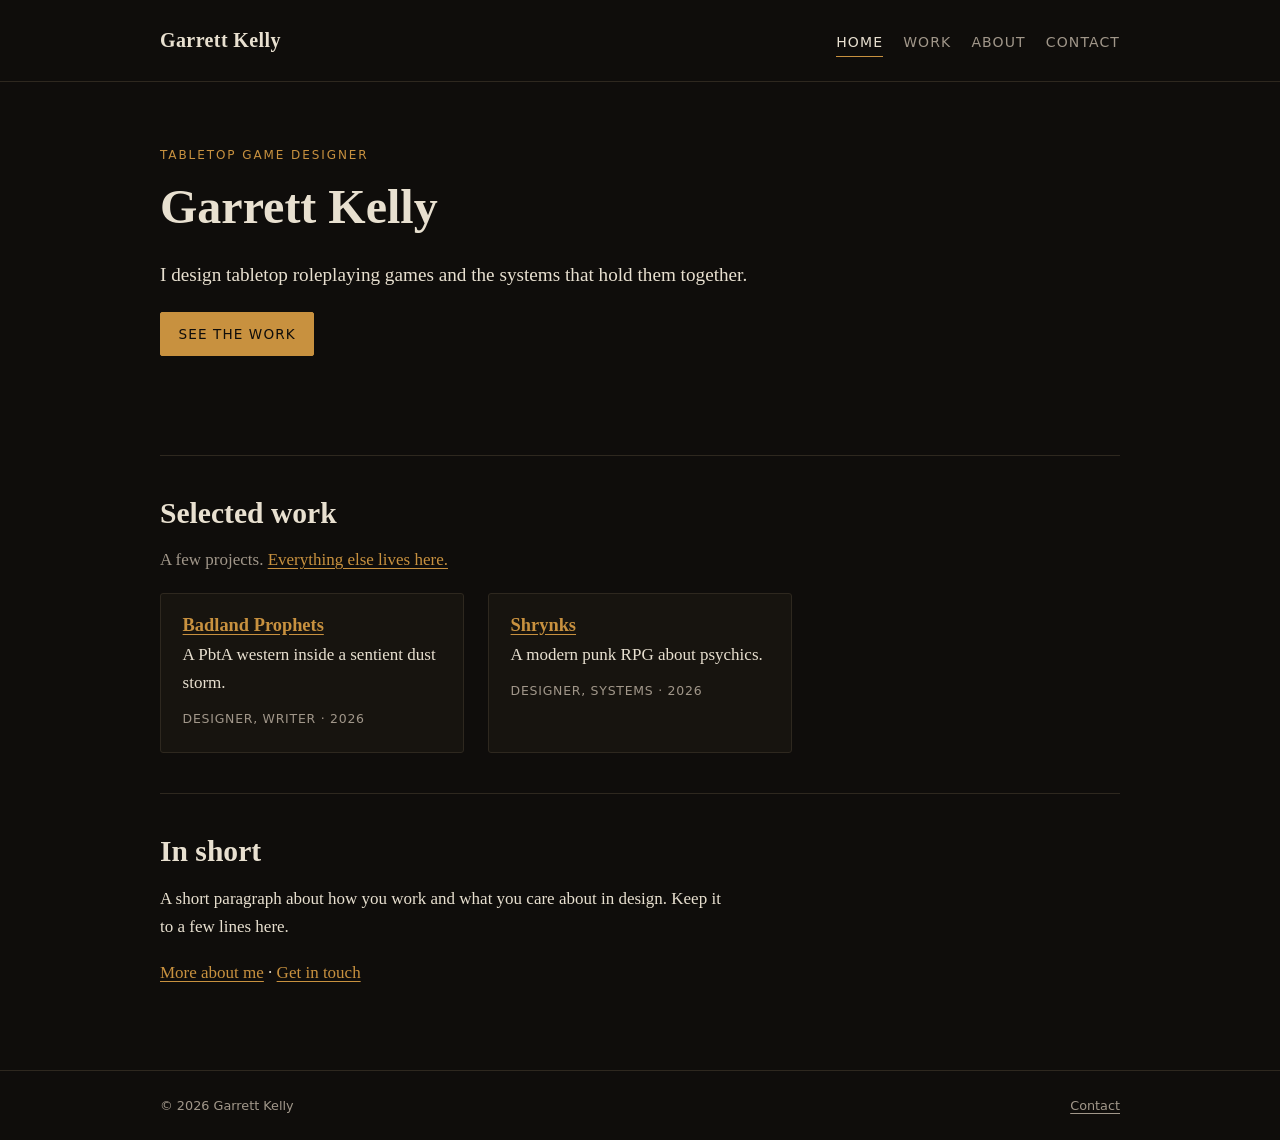
<file: index.html>
<!DOCTYPE html>
<html lang="en">
<head>
<meta charset="utf-8">
<meta name="viewport" content="width=device-width, initial-scale=1">
<title>Garrett Kelly — Tabletop Game Designer</title>
<!-- EDIT: one sentence, shows up in search results and link previews -->
<meta name="description" content="Portfolio of Garrett Kelly, tabletop game designer.">
<link rel="stylesheet" href="style.css">
</head>
<body>

<a class="skip-link" href="#main">Skip to content</a>

<header class="site-header">
  <div class="wrap">
    <a class="brand" href="index.html">Garrett Kelly</a>
    <nav class="site-nav" aria-label="Main">
      <a href="index.html" aria-current="page">Home</a>
      <a href="work.html">Work</a>
      <a href="about.html">About</a>
      <a href="contact.html">Contact</a>
    </nav>
  </div>
</header>

<main id="main">
  <div class="wrap">

    <section class="hero">
      <p class="eyebrow">Tabletop Game Designer</p>
      <h1>Garrett Kelly</h1>
      <!-- EDIT: your one-line pitch. What do you make, and what makes it yours? -->
      <p class="lede">I design tabletop roleplaying games and the systems that hold them together.</p>
      <p><a class="button" href="work.html">See the work</a></p>
    </section>

    <section class="section" aria-labelledby="selected">
      <h2 id="selected">Selected work</h2>
      <p class="muted">A few projects. <a href="work.html">Everything else lives here.</a></p>

      <!-- EDIT: duplicate an <li class="project"> block to add a project. -->
      <ul class="project-list">
        <li class="project">
          <h3><a href="badland-prophets.html">Badland Prophets</a></h3>
          <p>A PbtA western inside a sentient dust storm.</p>
          <p class="meta">Designer, writer &middot; 2026</p>
        </li>
        <li class="project">
          <h3><a href="shrynks.html">Shrynks</a></h3>
          <p>A modern punk RPG about psychics.</p>
          <p class="meta">Designer, systems &middot; 2026</p>
        </li>
      </ul>
    </section>

    <section class="section" aria-labelledby="short-about">
      <h2 id="short-about">In short</h2>
      <!-- EDIT: two or three sentences in your own voice. The long version goes on about.html. -->
      <p>A short paragraph about how you work and what you care about in design. Keep it to a few lines here.</p>
      <p><a href="about.html">More about me</a> &middot; <a href="contact.html">Get in touch</a></p>
    </section>

  </div>
</main>

<footer class="site-footer">
  <div class="wrap">
    <span>&copy; 2026 Garrett Kelly</span>
    <!-- EDIT: replace with your real email / links, or delete -->
    <span><a href="contact.html">Contact</a></span>
  </div>
</footer>

</body>
</html>
</file>
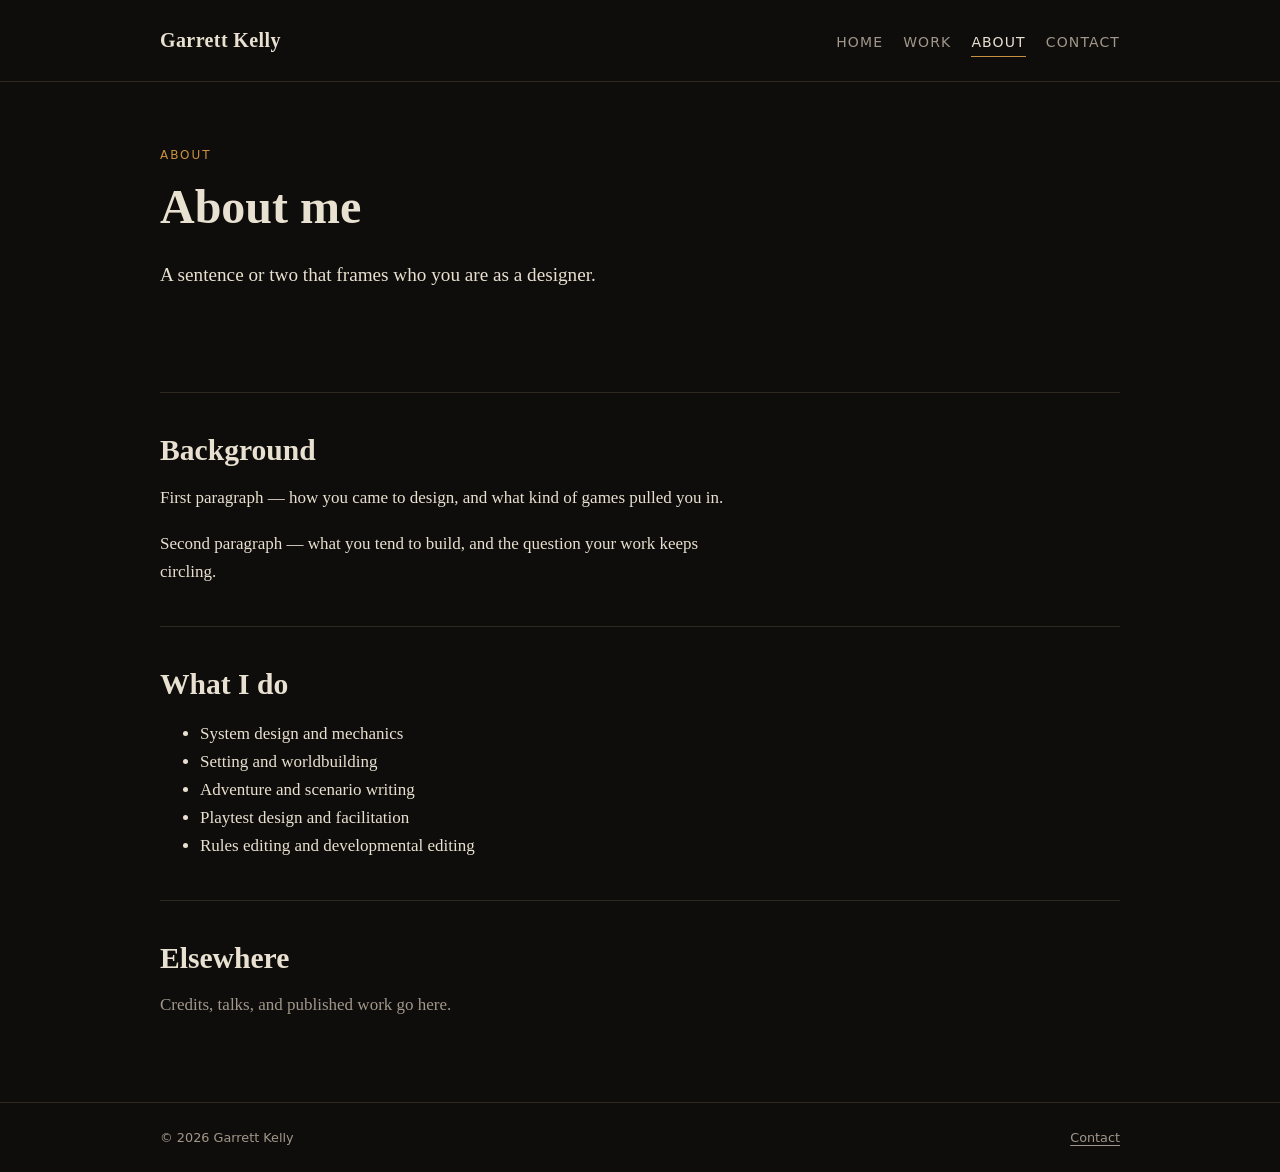
<file: about.html>
<!DOCTYPE html>
<html lang="en">
<head>
<meta charset="utf-8">
<meta name="viewport" content="width=device-width, initial-scale=1">
<title>About — Garrett Kelly</title>
<meta name="description" content="About Garrett Kelly, tabletop game designer.">
<link rel="stylesheet" href="style.css">
</head>
<body>

<a class="skip-link" href="#main">Skip to content</a>

<header class="site-header">
  <div class="wrap">
    <a class="brand" href="index.html">Garrett Kelly</a>
    <nav class="site-nav" aria-label="Main">
      <a href="index.html">Home</a>
      <a href="work.html">Work</a>
      <a href="about.html" aria-current="page">About</a>
      <a href="contact.html">Contact</a>
    </nav>
  </div>
</header>

<main id="main">
  <div class="wrap">

    <section class="hero">
      <p class="eyebrow">About</p>
      <h1>About me</h1>
      <!-- EDIT: the version you'd say out loud at a convention table -->
      <p class="lede">A sentence or two that frames who you are as a designer.</p>
    </section>

    <section class="section" aria-labelledby="bio">
      <h2 id="bio">Background</h2>
      <!-- EDIT: two or three paragraphs. How you got here, what you keep coming back to. -->
      <p>First paragraph — how you came to design, and what kind of games pulled you in.</p>
      <p>Second paragraph — what you tend to build, and the question your work keeps circling.</p>
    </section>

    <section class="section" aria-labelledby="what-i-do">
      <h2 id="what-i-do">What I do</h2>
      <!-- EDIT: trim or extend. These are the things people might hire you for. -->
      <ul>
        <li>System design and mechanics</li>
        <li>Setting and worldbuilding</li>
        <li>Adventure and scenario writing</li>
        <li>Playtest design and facilitation</li>
        <li>Rules editing and developmental editing</li>
      </ul>
    </section>

    <section class="section" aria-labelledby="elsewhere">
      <h2 id="elsewhere">Elsewhere</h2>
      <!-- EDIT: credits, talks, published work, or delete this whole section -->
      <p class="muted">Credits, talks, and published work go here.</p>
    </section>

  </div>
</main>

<footer class="site-footer">
  <div class="wrap">
    <span>&copy; 2026 Garrett Kelly</span>
    <span><a href="contact.html">Contact</a></span>
  </div>
</footer>

</body>
</html>
</file>
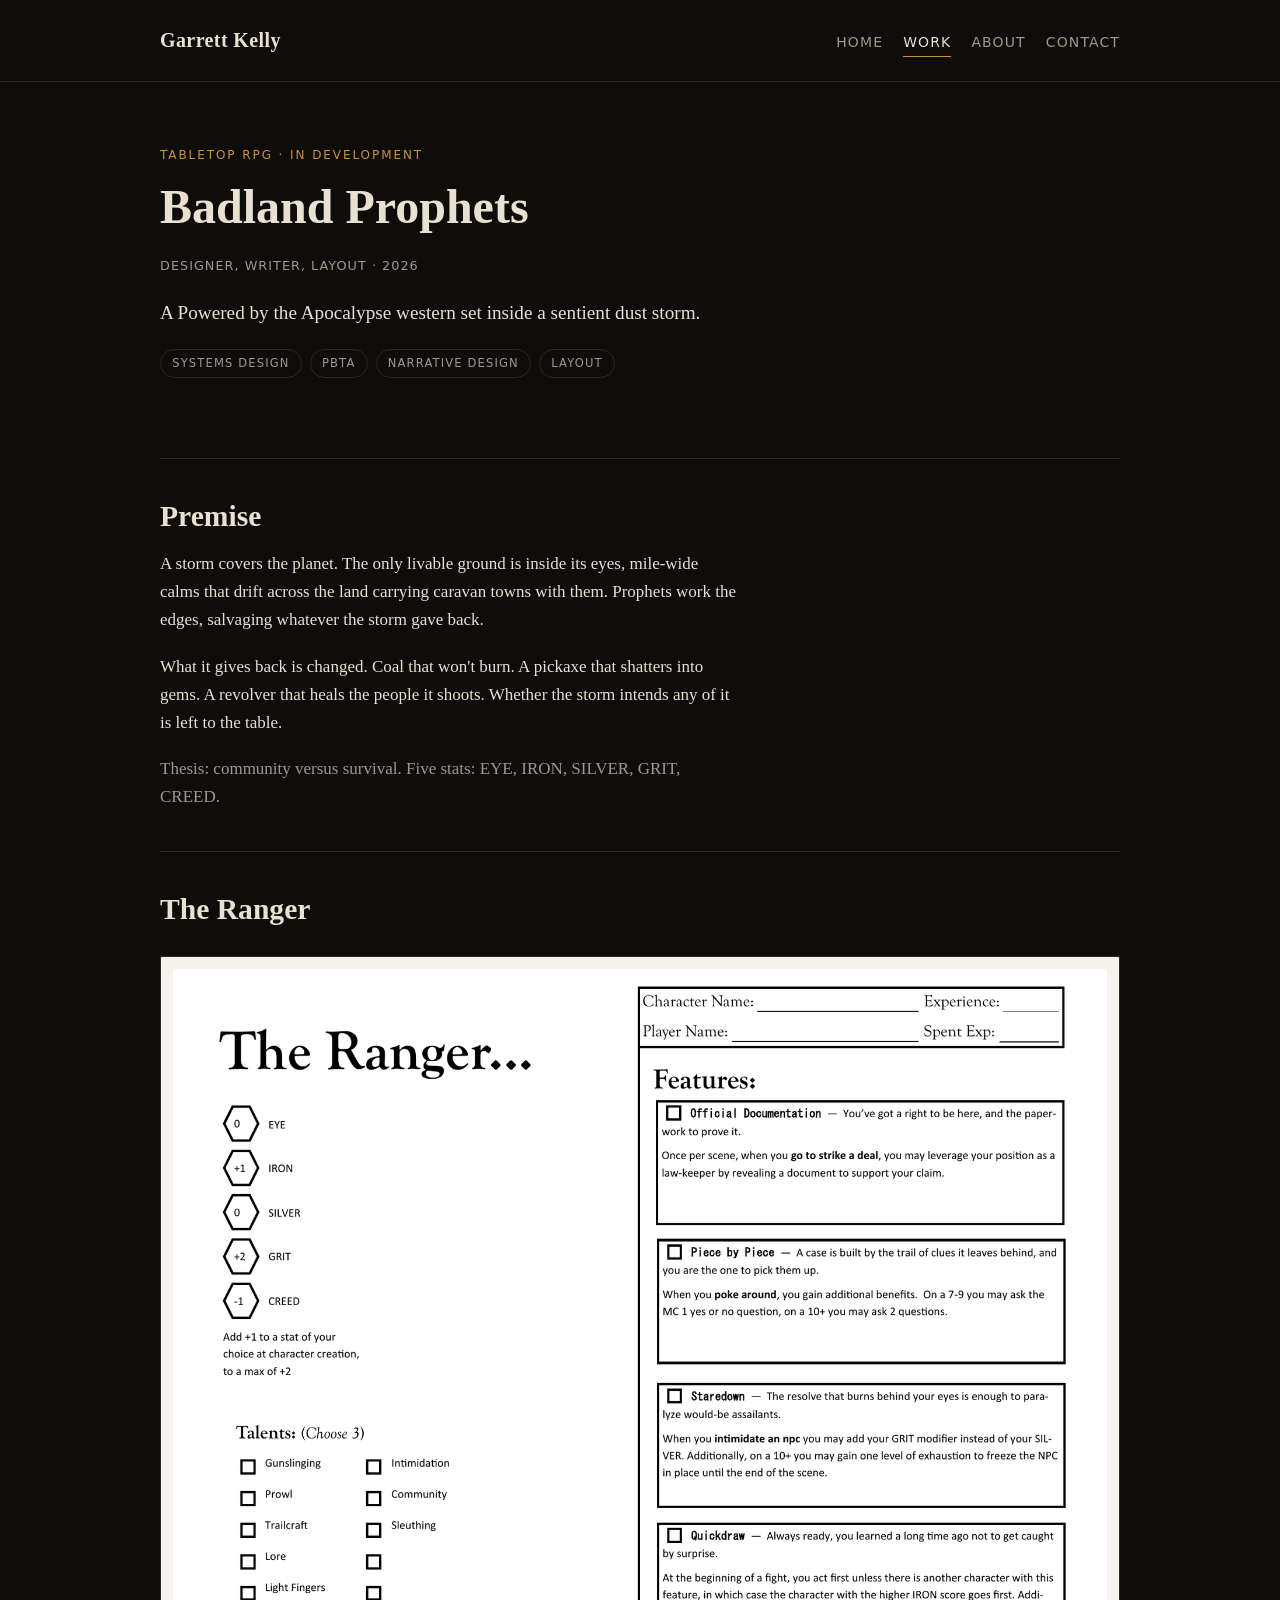
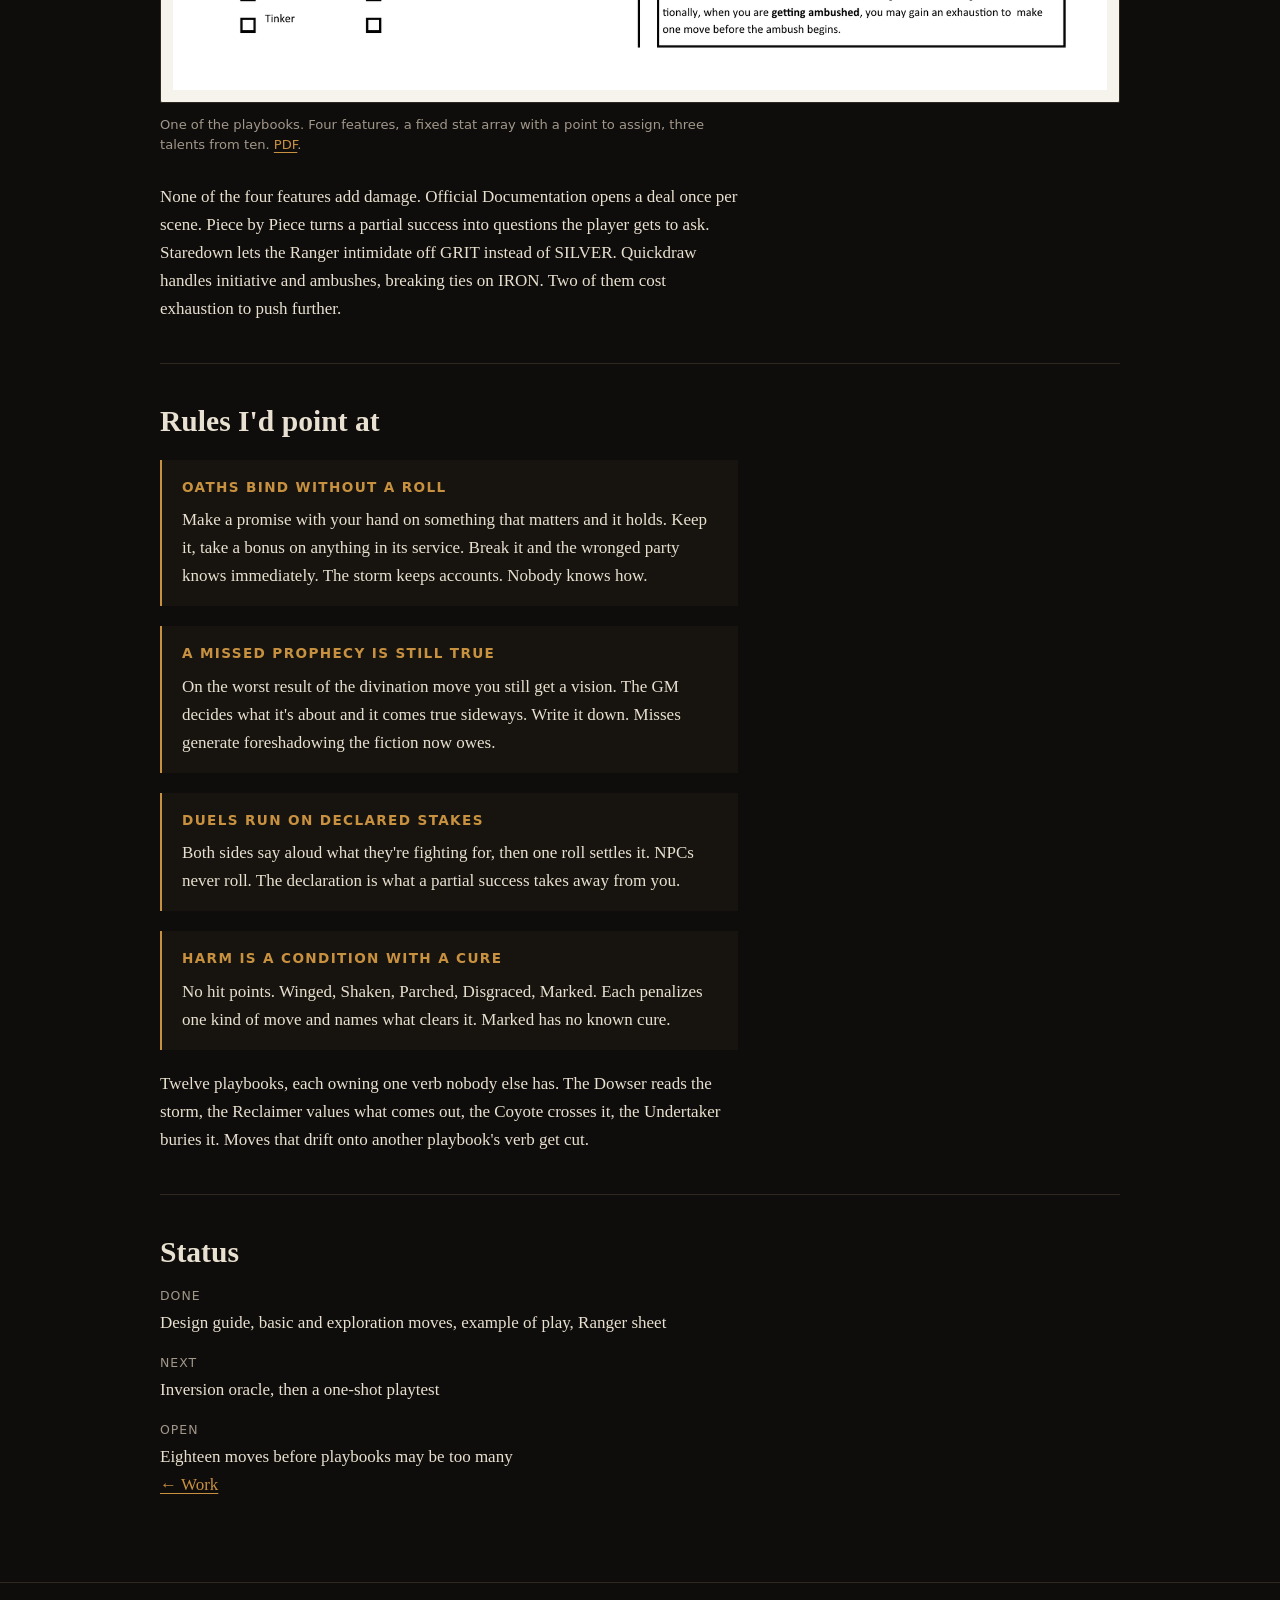
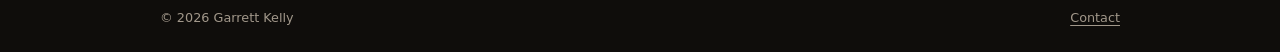
<file: badland-prophets.html>
<!DOCTYPE html>
<html lang="en">
<head>
<meta charset="utf-8">
<meta name="viewport" content="width=device-width, initial-scale=1">
<title>Badland Prophets — Garrett Kelly</title>
<meta name="description" content="Badland Prophets: a Powered by the Apocalypse western about salvage crews working the edge of a sentient dust storm.">
<link rel="stylesheet" href="style.css">
</head>
<body>

<a class="skip-link" href="#main">Skip to content</a>

<header class="site-header">
  <div class="wrap">
    <a class="brand" href="index.html">Garrett Kelly</a>
    <nav class="site-nav" aria-label="Main">
      <a href="index.html">Home</a>
      <a href="work.html" aria-current="page">Work</a>
      <a href="about.html">About</a>
      <a href="contact.html">Contact</a>
    </nav>
  </div>
</header>

<main id="main">
  <div class="wrap">

    <section class="hero">
      <p class="eyebrow">Tabletop RPG &middot; In development</p>
      <h1>Badland Prophets</h1>
      <p class="subhead">Designer, writer, layout &middot; 2026</p>
      <p class="lede">A Powered by the Apocalypse western set inside a sentient dust storm.</p>
      <ul class="tags">
        <li>Systems design</li>
        <li>PbtA</li>
        <li>Narrative design</li>
        <li>Layout</li>
      </ul>
    </section>

    <section class="section" aria-labelledby="premise">
      <h2 id="premise">Premise</h2>
      <p>A storm covers the planet. The only livable ground is inside its eyes, mile-wide calms that
        drift across the land carrying caravan towns with them. Prophets work the edges, salvaging
        whatever the storm gave back.</p>
      <p>What it gives back is changed. Coal that won't burn. A pickaxe that shatters into gems. A
        revolver that heals the people it shoots. Whether the storm intends any of it is left to the
        table.</p>
      <p class="muted">Thesis: community versus survival. Five stats: EYE, IRON, SILVER, GRIT, CREED.</p>
    </section>

    <section class="section" aria-labelledby="sheet">
      <h2 id="sheet">The Ranger</h2>

      <figure>
        <div class="paper">
          <img src="assets/badland-prophets-ranger.png" width="1600" height="1236"
               alt="The Ranger playbook sheet: stats EYE 0, IRON +1, SILVER 0, GRIT +2, CREED -1; ten talents with three to choose; and four features named Official Documentation, Piece by Piece, Staredown, and Quickdraw.">
        </div>
        <figcaption>
          One of the playbooks. Four features, a fixed stat array with a point to assign, three
          talents from ten. <a href="assets/badland-prophets-ranger.pdf">PDF</a>.
        </figcaption>
      </figure>

      <p>None of the four features add damage. Official Documentation opens a deal once per scene.
        Piece by Piece turns a partial success into questions the player gets to ask. Staredown lets
        the Ranger intimidate off GRIT instead of SILVER. Quickdraw handles initiative and ambushes,
        breaking ties on IRON. Two of them cost exhaustion to push further.</p>
    </section>

    <section class="section" aria-labelledby="design">
      <h2 id="design">Rules I'd point at</h2>
      <!-- EDIT: these come from the earlier basic-moves draft; names don't all match the current
           sheet yet. -->

      <div class="rule">
        <h4>Oaths bind without a roll</h4>
        <p>Make a promise with your hand on something that matters and it holds. Keep it, take a
          bonus on anything in its service. Break it and the wronged party knows immediately. The
          storm keeps accounts. Nobody knows how.</p>
      </div>

      <div class="rule">
        <h4>A missed prophecy is still true</h4>
        <p>On the worst result of the divination move you still get a vision. The GM decides what
          it's about and it comes true sideways. Write it down. Misses generate foreshadowing the
          fiction now owes.</p>
      </div>

      <div class="rule">
        <h4>Duels run on declared stakes</h4>
        <p>Both sides say aloud what they're fighting for, then one roll settles it. NPCs never
          roll. The declaration is what a partial success takes away from you.</p>
      </div>

      <div class="rule">
        <h4>Harm is a condition with a cure</h4>
        <p>No hit points. Winged, Shaken, Parched, Disgraced, Marked. Each penalizes one kind of
          move and names what clears it. Marked has no known cure.</p>
      </div>

      <p>Twelve playbooks, each owning one verb nobody else has. The Dowser reads the storm, the
        Reclaimer values what comes out, the Coyote crosses it, the Undertaker buries it. Moves that
        drift onto another playbook's verb get cut.</p>
    </section>

    <section class="section" aria-labelledby="status">
      <h2 id="status">Status</h2>
      <dl class="facts">
        <dt>Done</dt>
        <dd>Design guide, basic and exploration moves, example of play, Ranger sheet</dd>
        <dt>Next</dt>
        <dd>Inversion oracle, then a one-shot playtest</dd>
        <dt>Open</dt>
        <dd>Eighteen moves before playbooks may be too many</dd>
      </dl>
      <p><a href="work.html">&larr; Work</a></p>
    </section>

  </div>
</main>

<footer class="site-footer">
  <div class="wrap">
    <span>&copy; 2026 Garrett Kelly</span>
    <span><a href="contact.html">Contact</a></span>
  </div>
</footer>

</body>
</html>
</file>
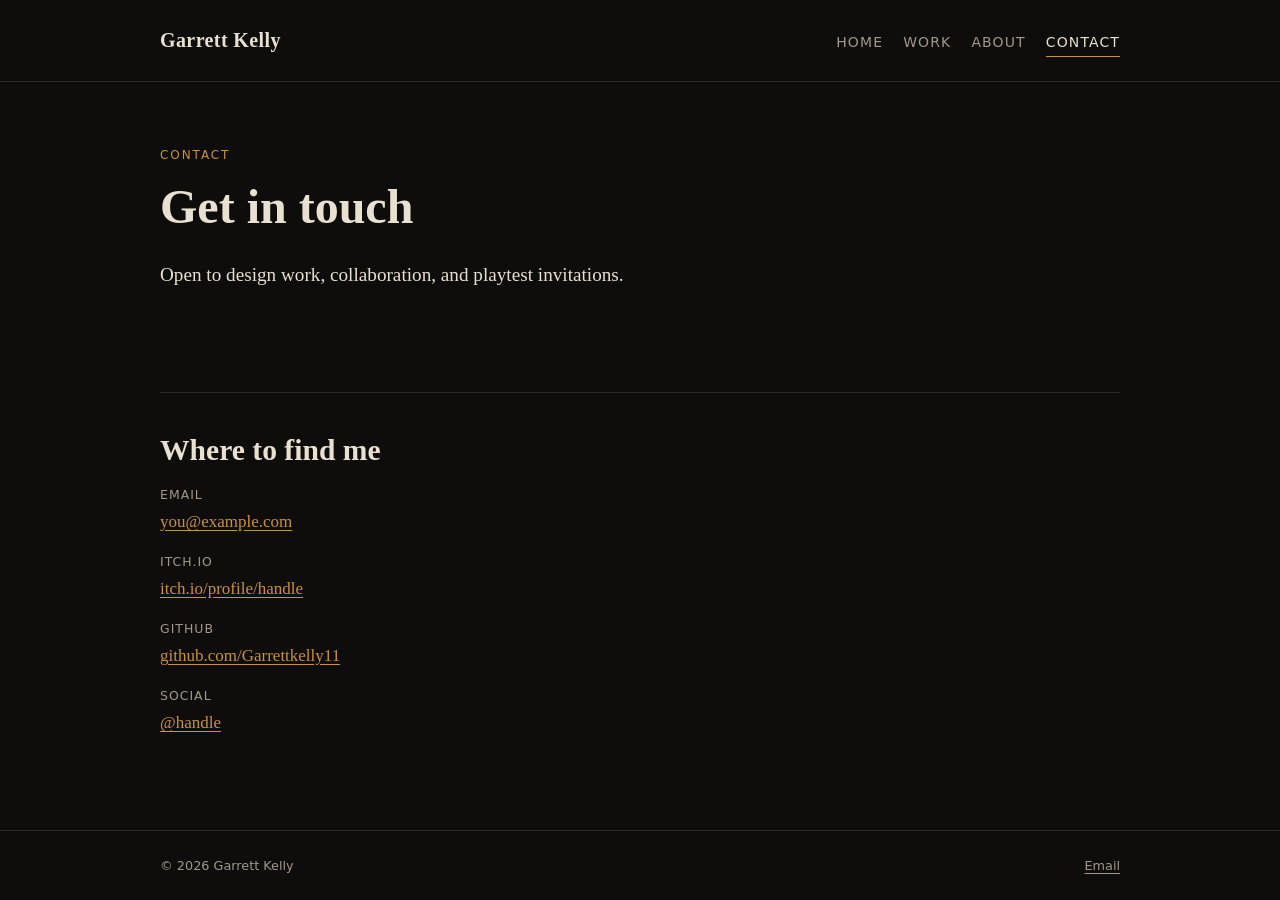
<file: contact.html>
<!DOCTYPE html>
<html lang="en">
<head>
<meta charset="utf-8">
<meta name="viewport" content="width=device-width, initial-scale=1">
<title>Contact — Garrett Kelly</title>
<meta name="description" content="Get in touch with Garrett Kelly, tabletop game designer.">
<link rel="stylesheet" href="style.css">
</head>
<body>

<a class="skip-link" href="#main">Skip to content</a>

<header class="site-header">
  <div class="wrap">
    <a class="brand" href="index.html">Garrett Kelly</a>
    <nav class="site-nav" aria-label="Main">
      <a href="index.html">Home</a>
      <a href="work.html">Work</a>
      <a href="about.html">About</a>
      <a href="contact.html" aria-current="page">Contact</a>
    </nav>
  </div>
</header>

<main id="main">
  <div class="wrap">

    <section class="hero">
      <p class="eyebrow">Contact</p>
      <h1>Get in touch</h1>
      <!-- EDIT: say what you're open to — commissions, collaboration, playtesters -->
      <p class="lede">Open to design work, collaboration, and playtest invitations.</p>
    </section>

    <section class="section" aria-labelledby="reach-me">
      <h2 id="reach-me">Where to find me</h2>
      <!-- EDIT: replace the placeholders below with real addresses and handles.
           Delete any row you don't want public. -->
      <dl class="facts">
        <dt>Email</dt>
        <dd><a href="mailto:you@example.com">you@example.com</a></dd>
        <dt>Itch.io</dt>
        <dd><a href="#">itch.io/profile/handle</a></dd>
        <dt>GitHub</dt>
        <dd><a href="https://github.com/Garrettkelly11">github.com/Garrettkelly11</a></dd>
        <dt>Social</dt>
        <dd><a href="#">@handle</a></dd>
      </dl>
    </section>

  </div>
</main>

<footer class="site-footer">
  <div class="wrap">
    <span>&copy; 2026 Garrett Kelly</span>
    <span><a href="mailto:you@example.com">Email</a></span>
  </div>
</footer>

</body>
</html>
</file>
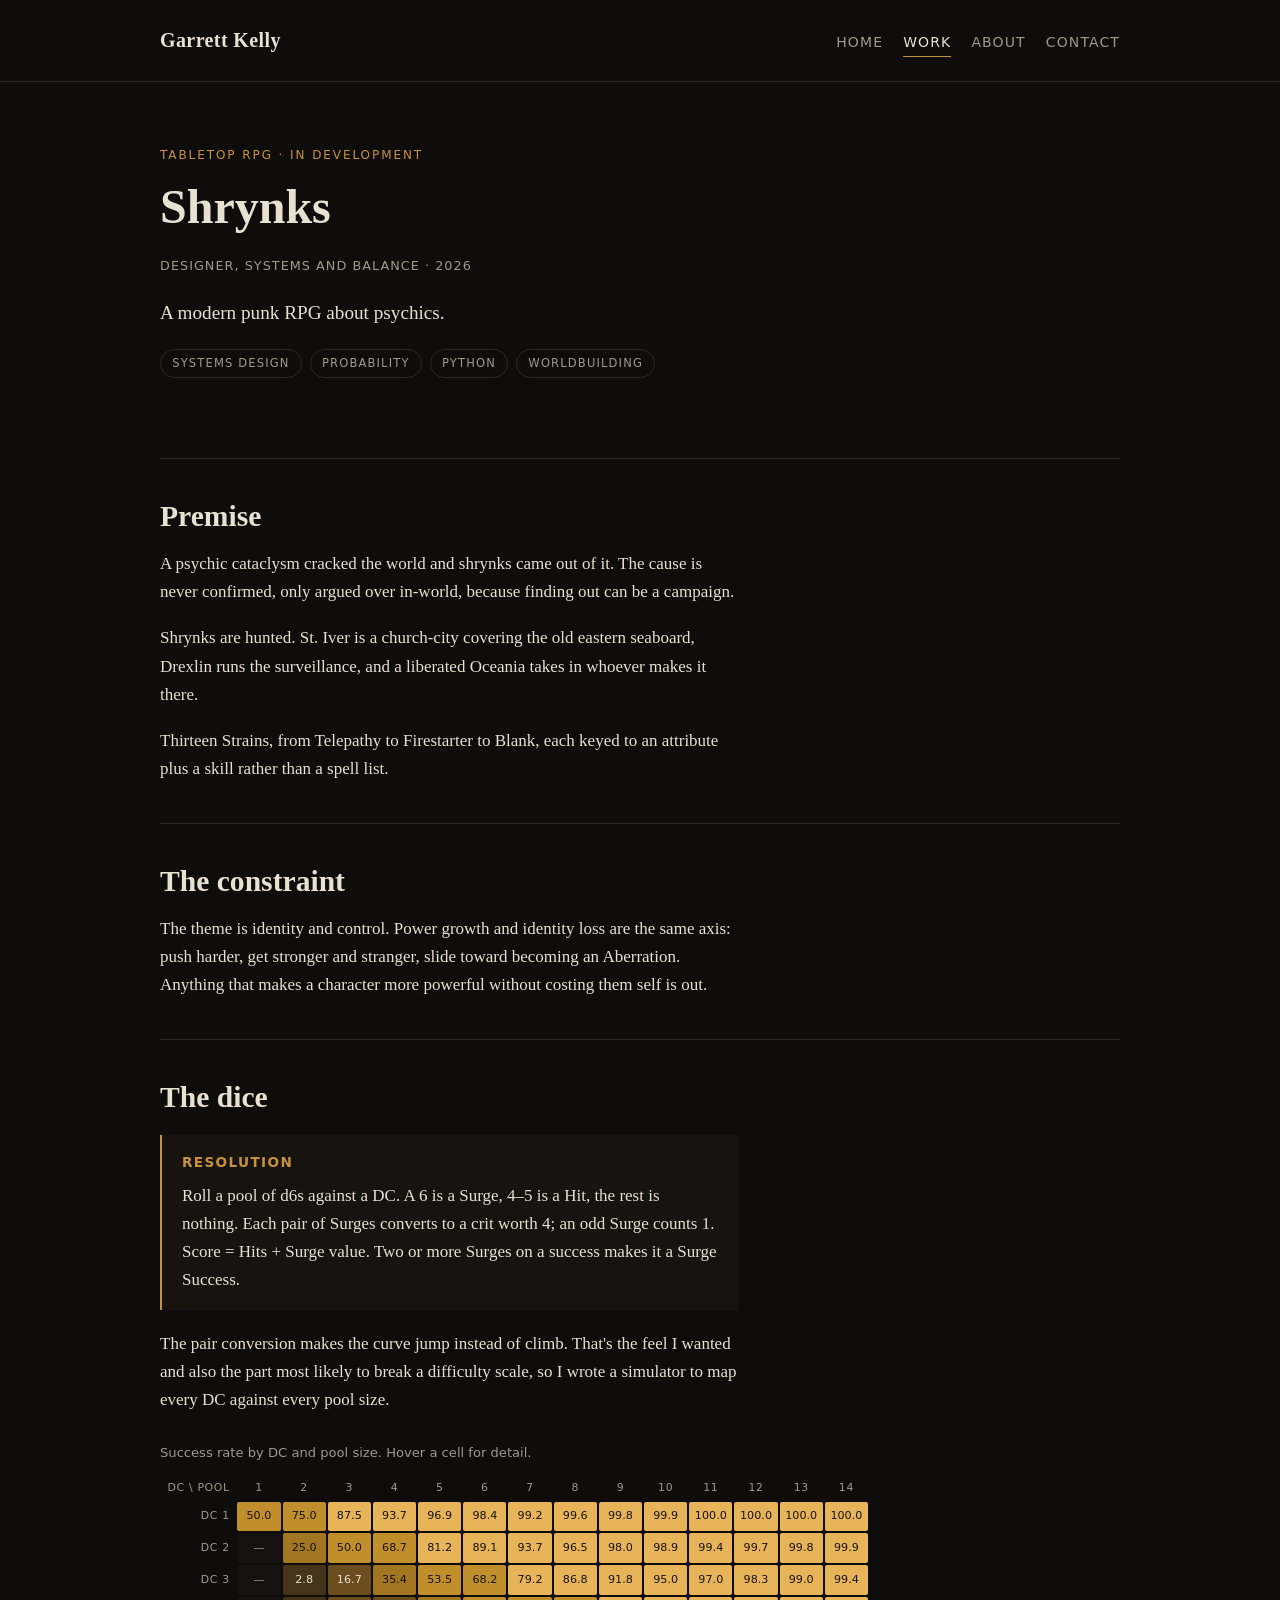
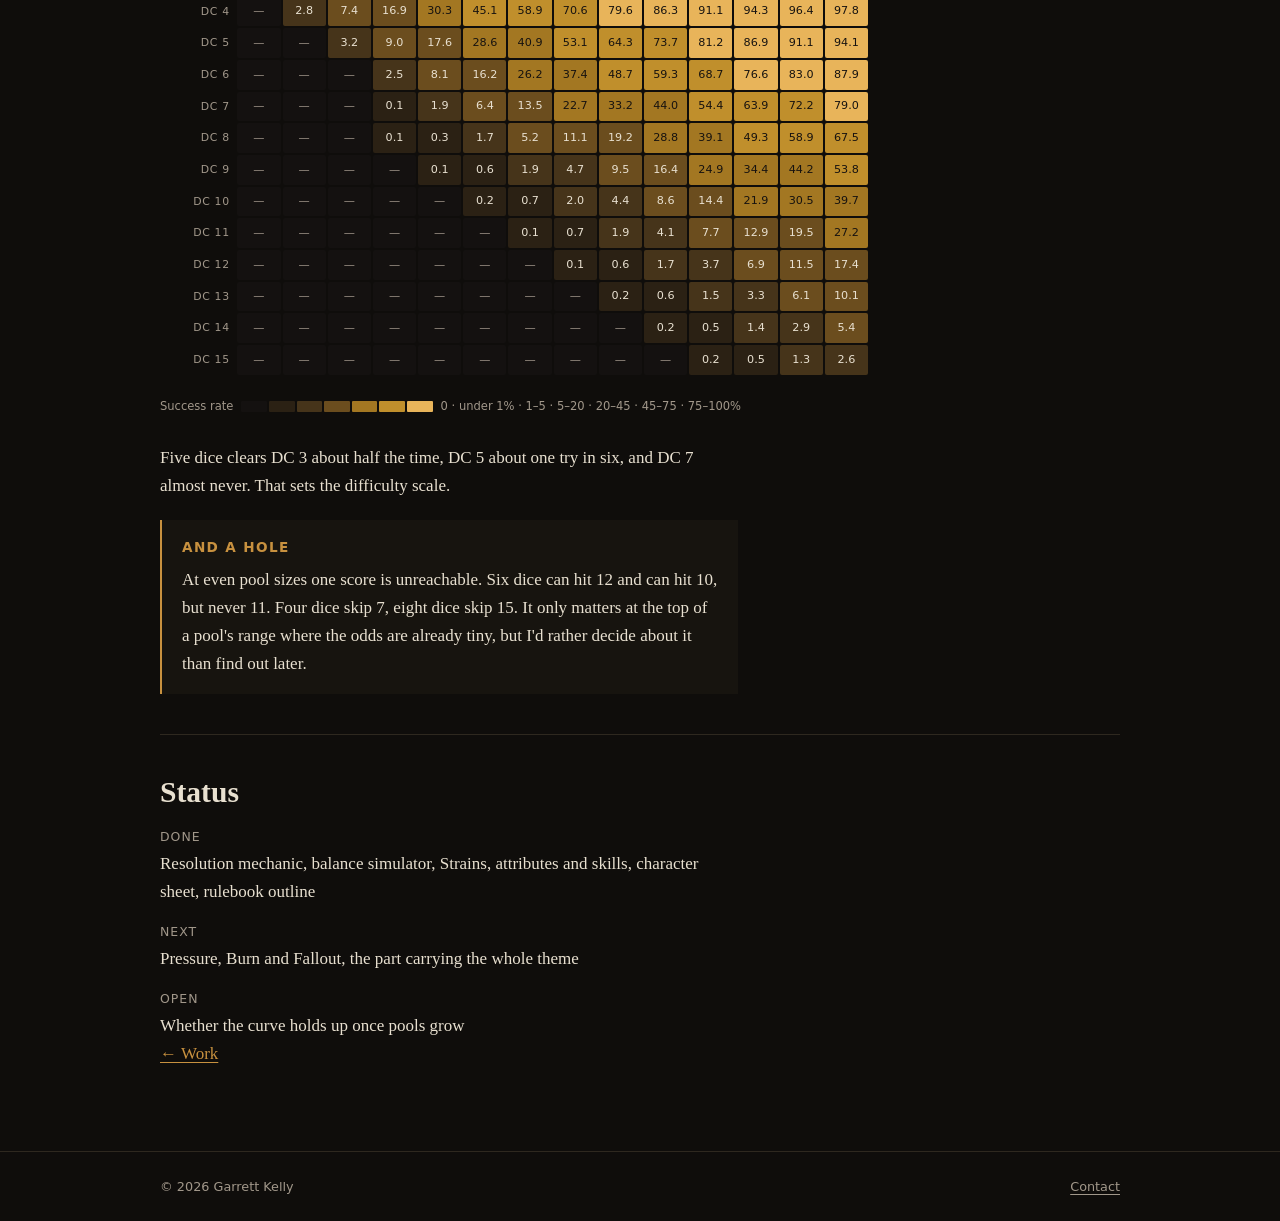
<file: shrynks.html>
<!DOCTYPE html>
<html lang="en">
<head>
<meta charset="utf-8">
<meta name="viewport" content="width=device-width, initial-scale=1">
<title>Shrynks — Garrett Kelly</title>
<meta name="description" content="Shrynks: a modern punk RPG about psychics, built on a d6 pool tested by simulation.">
<link rel="stylesheet" href="style.css">
</head>
<body>

<a class="skip-link" href="#main">Skip to content</a>

<header class="site-header">
  <div class="wrap">
    <a class="brand" href="index.html">Garrett Kelly</a>
    <nav class="site-nav" aria-label="Main">
      <a href="index.html">Home</a>
      <a href="work.html" aria-current="page">Work</a>
      <a href="about.html">About</a>
      <a href="contact.html">Contact</a>
    </nav>
  </div>
</header>

<main id="main">
  <div class="wrap">

    <section class="hero">
      <p class="eyebrow">Tabletop RPG &middot; In development</p>
      <h1>Shrynks</h1>
      <p class="subhead">Designer, systems and balance &middot; 2026</p>
      <p class="lede">A modern punk RPG about psychics.</p>
      <ul class="tags">
        <li>Systems design</li>
        <li>Probability</li>
        <li>Python</li>
        <li>Worldbuilding</li>
      </ul>
    </section>

    <section class="section" aria-labelledby="premise">
      <h2 id="premise">Premise</h2>
      <p>A psychic cataclysm cracked the world and shrynks came out of it. The cause is never
        confirmed, only argued over in-world, because finding out can be a campaign.</p>
      <p>Shrynks are hunted. St. Iver is a church-city covering the old eastern seaboard, Drexlin
        runs the surveillance, and a liberated Oceania takes in whoever makes it there.</p>
      <p>Thirteen Strains, from Telepathy to Firestarter to Blank, each keyed to an attribute plus a
        skill rather than a spell list.</p>
    </section>

    <section class="section" aria-labelledby="theme">
      <h2 id="theme">The constraint</h2>
      <p>The theme is identity and control. Power growth and identity loss are the same axis: push
        harder, get stronger and stranger, slide toward becoming an Aberration. Anything that makes
        a character more powerful without costing them self is out.</p>
    </section>

    <section class="section" aria-labelledby="dice">
      <h2 id="dice">The dice</h2>

      <div class="rule">
        <h4>Resolution</h4>
        <p>Roll a pool of d6s against a DC. A 6 is a Surge, 4&ndash;5 is a Hit, the rest is nothing.
          Each pair of Surges converts to a crit worth 4; an odd Surge counts 1. Score = Hits +
          Surge value. Two or more Surges on a success makes it a Surge Success.</p>
      </div>

      <p>The pair conversion makes the curve jump instead of climb. That's the feel I wanted and
        also the part most likely to break a difficulty scale, so I wrote a simulator to map every
        DC against every pool size.</p>

      <figure>
        <div class="scroll-x">
          <table class="heatmap" id="rates">
            <caption>Success rate by DC and pool size. Hover a cell for detail.</caption>
          </table>
        </div>
        <div class="legend">
          <span>Success rate</span>
          <span class="swatches" aria-hidden="true">
            <span style="background:#141110"></span>
            <span style="background:#2b2114"></span>
            <span style="background:#46341a"></span>
            <span style="background:#6b4d1e"></span>
            <span style="background:#a37722"></span>
            <span style="background:#c08f2c"></span>
            <span style="background:#e8b45a"></span>
          </span>
          <span>0 &middot; under 1% &middot; 1–5 &middot; 5–20 &middot; 20–45 &middot; 45–75 &middot; 75–100%</span>
        </div>
      </figure>

      <p>Five dice clears DC 3 about half the time, DC 5 about one try in six, and DC 7 almost
        never. That sets the difficulty scale.</p>

      <div class="rule">
        <h4>And a hole</h4>
        <p>At even pool sizes one score is unreachable. Six dice can hit 12 and can hit 10, but
          never 11. Four dice skip 7, eight dice skip 15. It only matters at the top of a pool's
          range where the odds are already tiny, but I'd rather decide about it than find out later.</p>
      </div>
    </section>

    <section class="section" aria-labelledby="status">
      <h2 id="status">Status</h2>
      <dl class="facts">
        <dt>Done</dt>
        <dd>Resolution mechanic, balance simulator, Strains, attributes and skills, character sheet,
          rulebook outline</dd>
        <dt>Next</dt>
        <dd>Pressure, Burn and Fallout, the part carrying the whole theme</dd>
        <dt>Open</dt>
        <dd>Whether the curve holds up once pools grow</dd>
      </dl>
      <p><a href="work.html">&larr; Work</a></p>
    </section>

  </div>
</main>

<footer class="site-footer">
  <div class="wrap">
    <span>&copy; 2026 Garrett Kelly</span>
    <span><a href="contact.html">Contact</a></span>
  </div>
</footer>

<script>
// Success rates (%) for the Shrynks pool rule: rows DC 1-15, columns pool 1-14.
const RATES = [[50.0,75.0,87.5,93.7,96.9,98.4,99.2,99.6,99.8,99.9,100.0,100.0,100.0,100.0],[0.0,25.0,50.0,68.7,81.2,89.1,93.7,96.5,98.0,98.9,99.4,99.7,99.8,99.9],[0.0,2.8,16.7,35.4,53.5,68.2,79.2,86.8,91.8,95.0,97.0,98.3,99.0,99.4],[0.0,2.8,7.4,16.9,30.3,45.1,58.9,70.6,79.6,86.3,91.1,94.3,96.4,97.8],[0.0,0.0,3.2,9.0,17.6,28.6,40.9,53.1,64.3,73.7,81.2,86.9,91.1,94.1],[0.0,0.0,0.0,2.5,8.1,16.2,26.2,37.4,48.7,59.3,68.7,76.6,83.0,87.9],[0.0,0.0,0.0,0.1,1.9,6.4,13.5,22.7,33.2,44.0,54.4,63.9,72.2,79.0],[0.0,0.0,0.0,0.1,0.3,1.7,5.2,11.1,19.2,28.8,39.1,49.3,58.9,67.5],[0.0,0.0,0.0,0.0,0.1,0.6,1.9,4.7,9.5,16.4,24.9,34.4,44.2,53.8],[0.0,0.0,0.0,0.0,0.0,0.2,0.7,2.0,4.4,8.6,14.4,21.9,30.5,39.7],[0.0,0.0,0.0,0.0,0.0,0.0,0.1,0.7,1.9,4.1,7.7,12.9,19.5,27.2],[0.0,0.0,0.0,0.0,0.0,0.0,0.0,0.1,0.6,1.7,3.7,6.9,11.5,17.4],[0.0,0.0,0.0,0.0,0.0,0.0,0.0,0.0,0.2,0.6,1.5,3.3,6.1,10.1],[0.0,0.0,0.0,0.0,0.0,0.0,0.0,0.0,0.0,0.2,0.5,1.4,2.9,5.4],[0.0,0.0,0.0,0.0,0.0,0.0,0.0,0.0,0.0,0.0,0.2,0.5,1.3,2.6]];

const STEPS = [
  { max: 0,   bg: '#141110', hot: false },
  { max: 1,   bg: '#2b2114', hot: false },
  { max: 5,   bg: '#46341a', hot: false },
  { max: 20,  bg: '#6b4d1e', hot: false },
  { max: 45,  bg: '#a37722', hot: true  },
  { max: 75,  bg: '#c08f2c', hot: true  },
  { max: 101, bg: '#e8b45a', hot: true  }
];

function step(v) {
  for (const s of STEPS) { if (v <= s.max) return s; }
  return STEPS[STEPS.length - 1];
}

(function buildHeatmap() {
  const table = document.getElementById('rates');
  if (!table) return;

  const head = document.createElement('thead');
  const hrow = document.createElement('tr');
  const corner = document.createElement('th');
  corner.scope = 'col';
  corner.textContent = 'DC \\ pool';
  hrow.appendChild(corner);
  for (let dp = 1; dp <= 14; dp++) {
    const th = document.createElement('th');
    th.scope = 'col';
    th.textContent = dp;
    hrow.appendChild(th);
  }
  head.appendChild(hrow);
  table.appendChild(head);

  const body = document.createElement('tbody');
  RATES.forEach(function (row, i) {
    const tr = document.createElement('tr');
    const th = document.createElement('th');
    th.scope = 'row';
    th.textContent = 'DC ' + (i + 1);
    tr.appendChild(th);
    row.forEach(function (v, j) {
      const dc = i + 1, dp = j + 1;
      // Highest score dp dice can reach: every pair of Surges is worth 4, an odd one 1.
      const ceiling = 4 * Math.floor(dp / 2) + (dp % 2);
      const impossible = dc > ceiling;
      const td = document.createElement('td');
      const s = step(v);
      td.style.background = s.bg;
      if (s.hot) td.className = 'hot';
      if (v === 0) td.style.color = '#a1978a';
      td.textContent = v === 0 ? '—' : v.toFixed(1);
      td.title = impossible
        ? 'Impossible — ' + dp + 'd6 cannot score above ' + ceiling
        : (v === 0 ? 'Under 0.05%' : v.toFixed(1) + '%') +
          ' success — DC ' + dc + ', pool of ' + dp + 'd6';
      tr.appendChild(td);
    });
    body.appendChild(tr);
  });
  table.appendChild(body);
})();
</script>

</body>
</html>
</file>
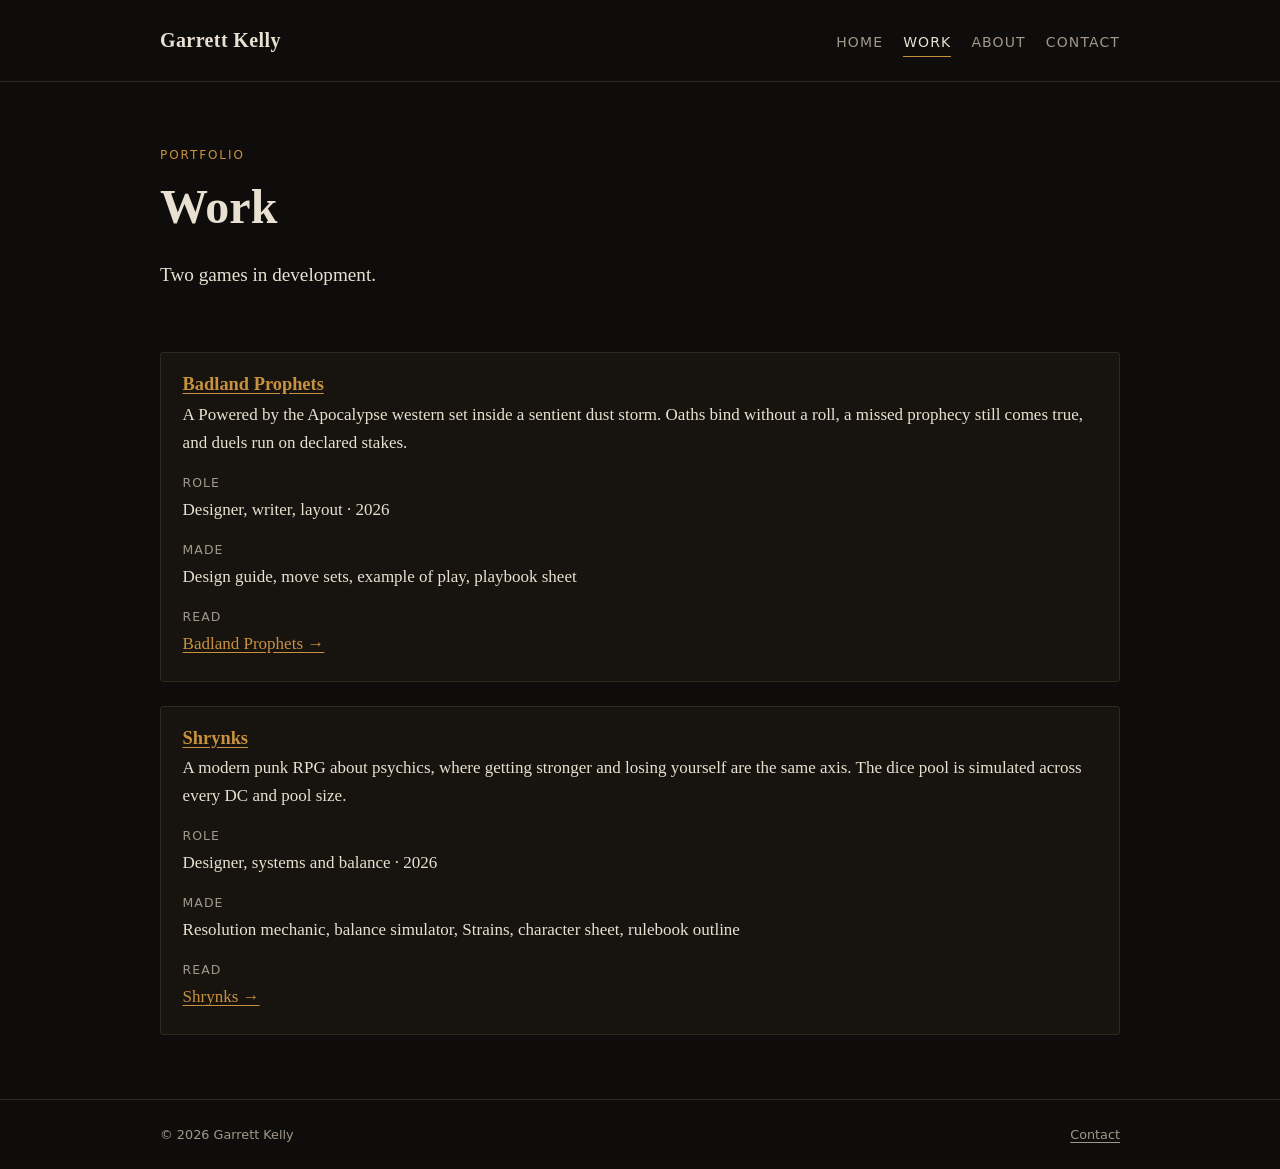
<file: work.html>
<!DOCTYPE html>
<html lang="en">
<head>
<meta charset="utf-8">
<meta name="viewport" content="width=device-width, initial-scale=1">
<title>Work — Garrett Kelly</title>
<meta name="description" content="Tabletop game design work by Garrett Kelly: Badland Prophets and Shrynks.">
<link rel="stylesheet" href="style.css">
</head>
<body>

<a class="skip-link" href="#main">Skip to content</a>

<header class="site-header">
  <div class="wrap">
    <a class="brand" href="index.html">Garrett Kelly</a>
    <nav class="site-nav" aria-label="Main">
      <a href="index.html">Home</a>
      <a href="work.html" aria-current="page">Work</a>
      <a href="about.html">About</a>
      <a href="contact.html">Contact</a>
    </nav>
  </div>
</header>

<main id="main">
  <div class="wrap">

    <section class="hero">
      <p class="eyebrow">Portfolio</p>
      <h1>Work</h1>
      <p class="lede">Two games in development.</p>
    </section>

    <!-- EDIT: copy an <li class="project"> block to add a project. -->
    <ul class="project-list stacked">

      <li class="project">
        <h3><a href="badland-prophets.html">Badland Prophets</a></h3>
        <p>A Powered by the Apocalypse western set inside a sentient dust storm. Oaths bind without
          a roll, a missed prophecy still comes true, and duels run on declared stakes.</p>
        <dl class="facts">
          <dt>Role</dt>
          <dd>Designer, writer, layout &middot; 2026</dd>
          <dt>Made</dt>
          <dd>Design guide, move sets, example of play, playbook sheet</dd>
          <dt>Read</dt>
          <dd><a href="badland-prophets.html">Badland Prophets &rarr;</a></dd>
        </dl>
      </li>

      <li class="project">
        <h3><a href="shrynks.html">Shrynks</a></h3>
        <p>A modern punk RPG about psychics, where getting stronger and losing yourself are the same
          axis. The dice pool is simulated across every DC and pool size.</p>
        <dl class="facts">
          <dt>Role</dt>
          <dd>Designer, systems and balance &middot; 2026</dd>
          <dt>Made</dt>
          <dd>Resolution mechanic, balance simulator, Strains, character sheet, rulebook outline</dd>
          <dt>Read</dt>
          <dd><a href="shrynks.html">Shrynks &rarr;</a></dd>
        </dl>
      </li>

    </ul>

  </div>
</main>

<footer class="site-footer">
  <div class="wrap">
    <span>&copy; 2026 Garrett Kelly</span>
    <span><a href="contact.html">Contact</a></span>
  </div>
</footer>

</body>
</html>
</file>
<file: style.css>
/* ==========================================================================
   Garrett Kelly — portfolio stylesheet
   Single file, no build step. Edit the tokens below to restyle the site.
   ========================================================================== */

:root {
  /* Color tokens — change these four and the whole site follows */
  --ink:      #0f0d0b;   /* page background */
  --panel:    #17140f;   /* cards, raised surfaces */
  --parchment:#e8e0d0;   /* body text */
  --muted:    #a1978a;   /* secondary text */
  --accent:   #c8913f;   /* links, rules, highlights */
  --line:     #2e281f;   /* hairline borders */

  /* Type */
  --serif: "Iowan Old Style", "Palatino Linotype", Palatino, "Book Antiqua", Georgia, serif;
  --sans: ui-sans-serif, system-ui, -apple-system, "Segoe UI", Roboto, Helvetica, Arial, sans-serif;

  /* Layout */
  --measure: 68ch;   /* comfortable reading width */
  --wide: 1000px;    /* page max width */
  --gap: 1.5rem;
}

*, *::before, *::after { box-sizing: border-box; }

html { -webkit-text-size-adjust: 100%; }

body {
  margin: 0;
  background: var(--ink);
  color: var(--parchment);
  font-family: var(--serif);
  font-size: 1.0625rem;
  line-height: 1.65;
  display: flex;
  flex-direction: column;
  min-height: 100vh;
}

/* --- Shell ---------------------------------------------------------------- */

.wrap {
  width: 100%;
  max-width: var(--wide);
  margin: 0 auto;
  padding: 0 1.25rem;
}

main { flex: 1 0 auto; padding: 3rem 0 4rem; }

/* --- Header / nav --------------------------------------------------------- */

.site-header {
  border-bottom: 1px solid var(--line);
  padding: 1.5rem 0;
}

.site-header .wrap {
  display: flex;
  flex-wrap: wrap;
  align-items: baseline;
  justify-content: space-between;
  gap: 0.75rem var(--gap);
}

.brand {
  font-size: 1.25rem;
  font-weight: 600;
  letter-spacing: 0.02em;
  color: var(--parchment);
  text-decoration: none;
}

.brand:hover, .brand:focus-visible { color: var(--accent); }

.site-nav {
  display: flex;
  flex-wrap: wrap;
  gap: 1.25rem;
  font-family: var(--sans);
  font-size: 0.875rem;
  letter-spacing: 0.08em;
  text-transform: uppercase;
}

.site-nav a {
  color: var(--muted);
  text-decoration: none;
  padding-bottom: 2px;
  border-bottom: 1px solid transparent;
}

.site-nav a:hover,
.site-nav a:focus-visible { color: var(--parchment); }

.site-nav a[aria-current="page"] {
  color: var(--parchment);
  border-bottom-color: var(--accent);
}

/* --- Typography ----------------------------------------------------------- */

h1, h2, h3 {
  line-height: 1.2;
  font-weight: 600;
  margin: 0 0 0.5em;
}

h1 { font-size: clamp(2rem, 5vw, 3rem); }
h2 { font-size: clamp(1.4rem, 3vw, 1.85rem); }
h3 { font-size: 1.15rem; }

p, ul, ol { max-width: var(--measure); }
p { margin: 0 0 1.1em; }

a { color: var(--accent); text-underline-offset: 3px; }
a:hover { color: var(--parchment); }

:focus-visible {
  outline: 2px solid var(--accent);
  outline-offset: 3px;
}

.lede {
  font-size: 1.2rem;
  color: var(--parchment);
}

.muted { color: var(--muted); }

.eyebrow {
  font-family: var(--sans);
  font-size: 0.75rem;
  letter-spacing: 0.16em;
  text-transform: uppercase;
  color: var(--accent);
  margin: 0 0 0.75rem;
}

/* --- Sections ------------------------------------------------------------- */

.hero { padding: 1rem 0 2.5rem; }

.section {
  padding-top: 2.5rem;
  margin-top: 2.5rem;
  border-top: 1px solid var(--line);
}

/* --- Project cards -------------------------------------------------------- */

.project-list {
  list-style: none;
  padding: 0;
  margin: 0;
  max-width: none;
  display: grid;
  gap: var(--gap);
  grid-template-columns: repeat(auto-fill, minmax(280px, 1fr));
}

.project {
  background: var(--panel);
  border: 1px solid var(--line);
  border-radius: 3px;
  padding: 1.25rem 1.35rem 1.4rem;
}

.project h3 { margin-bottom: 0.35rem; }

.project p { max-width: none; margin-bottom: 0.75rem; }

.project .meta {
  font-family: var(--sans);
  font-size: 0.78rem;
  letter-spacing: 0.06em;
  text-transform: uppercase;
  color: var(--muted);
  margin: 0;
}

/* Single-column detailed entries (work.html) */
.project-list.stacked { grid-template-columns: 1fr; }

/* --- Definition-style lists ----------------------------------------------- */

.facts {
  margin: 0;
  max-width: var(--measure);
}

.facts dt {
  font-family: var(--sans);
  font-size: 0.78rem;
  letter-spacing: 0.08em;
  text-transform: uppercase;
  color: var(--muted);
  margin-top: 1rem;
}

.facts dd { margin: 0.15rem 0 0; }

/* --- Buttons -------------------------------------------------------------- */

.button {
  display: inline-block;
  font-family: var(--sans);
  font-size: 0.85rem;
  letter-spacing: 0.08em;
  text-transform: uppercase;
  text-decoration: none;
  color: var(--ink);
  background: var(--accent);
  border: 1px solid var(--accent);
  border-radius: 2px;
  padding: 0.6rem 1.1rem;
}

.button:hover, .button:focus-visible {
  background: transparent;
  color: var(--accent);
}

/* --- Footer --------------------------------------------------------------- */

.site-footer {
  flex-shrink: 0;
  border-top: 1px solid var(--line);
  padding: 1.5rem 0;
  font-family: var(--sans);
  font-size: 0.8rem;
  color: var(--muted);
}

.site-footer .wrap {
  display: flex;
  flex-wrap: wrap;
  gap: 0.5rem var(--gap);
  justify-content: space-between;
}

.site-footer a { color: var(--muted); }
.site-footer a:hover { color: var(--accent); }

/* --- Project pages -------------------------------------------------------- */

.subhead {
  font-family: var(--sans);
  font-size: 0.8rem;
  letter-spacing: 0.08em;
  text-transform: uppercase;
  color: var(--muted);
  margin: -0.25rem 0 1.25rem;
}

.tags {
  list-style: none;
  display: flex;
  flex-wrap: wrap;
  gap: 0.5rem;
  padding: 0;
  margin: 1.25rem 0 0;
  max-width: none;
}

.tags li {
  font-family: var(--sans);
  font-size: 0.72rem;
  letter-spacing: 0.1em;
  text-transform: uppercase;
  color: var(--muted);
  border: 1px solid var(--line);
  border-radius: 999px;
  padding: 0.25rem 0.7rem;
}

/* Pull-quoted rules text, set like it would appear in the book */
.rule {
  background: var(--panel);
  border-left: 2px solid var(--accent);
  padding: 1rem 1.25rem;
  margin: 1.25rem 0;
  max-width: var(--measure);
}

.rule h4 {
  font-family: var(--sans);
  font-size: 0.85rem;
  letter-spacing: 0.1em;
  text-transform: uppercase;
  color: var(--accent);
  margin: 0 0 0.5rem;
}

.rule p { margin-bottom: 0.6em; }
.rule p:last-child { margin-bottom: 0; }
.rule ul { margin: 0.4em 0 0; padding-left: 1.1rem; }

/* --- Figures & exhibits --------------------------------------------------- */

figure { margin: 1.75rem 0; }

figcaption {
  font-family: var(--sans);
  font-size: 0.82rem;
  line-height: 1.5;
  color: var(--muted);
  margin-top: 0.75rem;
  max-width: var(--measure);
}

/* A document scan sits on its own paper, not on the dark page */
.paper {
  background: #f6f3ec;
  border: 1px solid var(--line);
  border-radius: 2px;
  padding: 0.75rem;
}

.paper img {
  display: block;
  width: 100%;
  height: auto;
}

/* --- Heatmap (Shrynks success rates) -------------------------------------- */

.scroll-x {
  overflow-x: auto;
  padding-bottom: 0.5rem;
}

table.heatmap {
  border-collapse: separate;
  border-spacing: 2px;
  font-family: var(--sans);
  font-size: 0.7rem;
  font-variant-numeric: tabular-nums;
}

table.heatmap caption {
  caption-side: top;
  text-align: left;
  font-size: 0.82rem;
  color: var(--muted);
  padding-bottom: 0.6rem;
}

table.heatmap th {
  font-weight: 500;
  font-size: 0.68rem;
  letter-spacing: 0.06em;
  text-transform: uppercase;
  color: var(--muted);
  padding: 0.2rem 0.35rem;
  white-space: nowrap;
}

table.heatmap th[scope="row"] { text-align: right; }

table.heatmap td {
  width: 2.7rem;
  padding: 0.35rem 0.2rem;
  text-align: center;
  border-radius: 2px;
  background: #1b1712;
  color: var(--parchment);
}

table.heatmap td.hot { color: #171310; }

table.heatmap td:hover {
  outline: 2px solid var(--parchment);
  outline-offset: -2px;
}

.legend {
  display: flex;
  align-items: center;
  gap: 0.5rem;
  font-family: var(--sans);
  font-size: 0.72rem;
  color: var(--muted);
  margin-top: 0.75rem;
  flex-wrap: wrap;
}

.legend .swatches { display: flex; gap: 2px; }

.legend .swatches span {
  width: 1.6rem;
  height: 0.7rem;
  border-radius: 1px;
}

/* --- Utilities ------------------------------------------------------------ */

.skip-link {
  position: absolute;
  left: -9999px;
  top: 0;
  background: var(--accent);
  color: var(--ink);
  padding: 0.5rem 1rem;
  z-index: 10;
}

.skip-link:focus { left: 0; }

@media (prefers-reduced-motion: no-preference) {
  html { scroll-behavior: smooth; }
}
</file>
